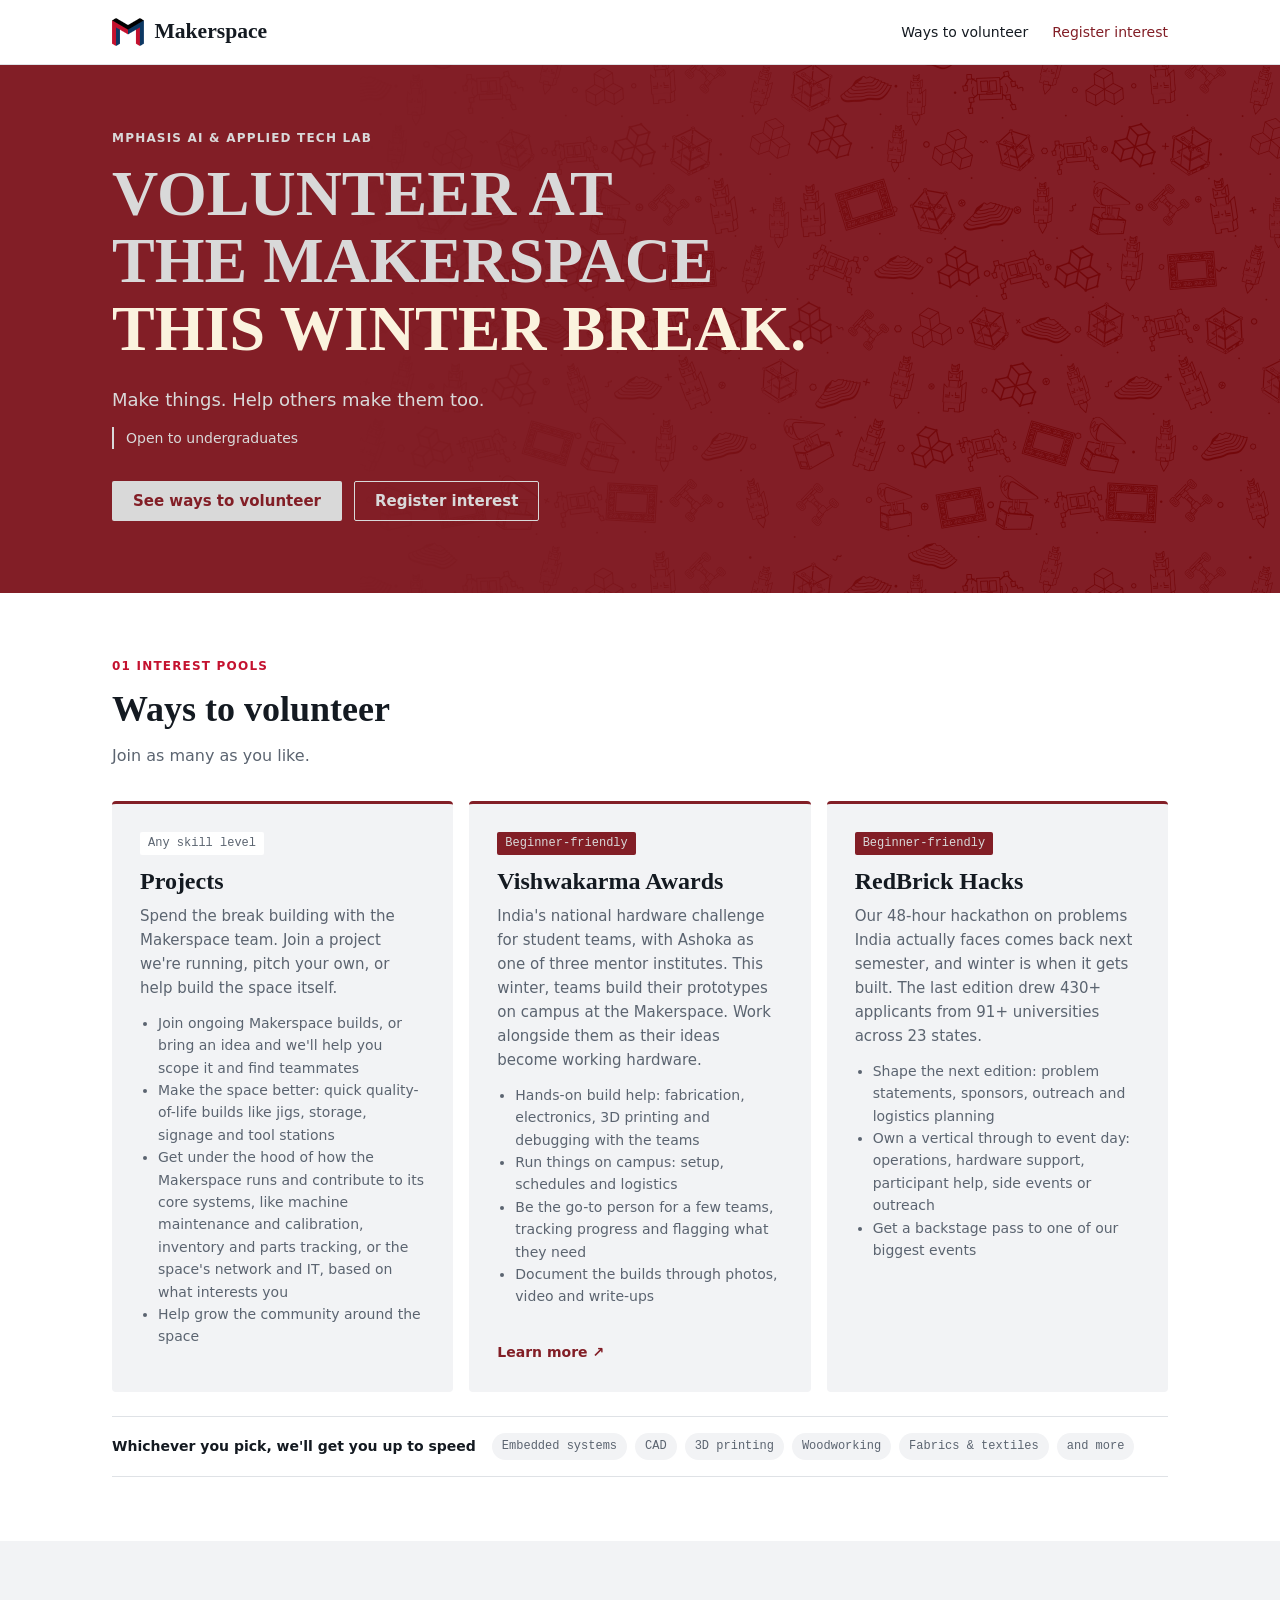
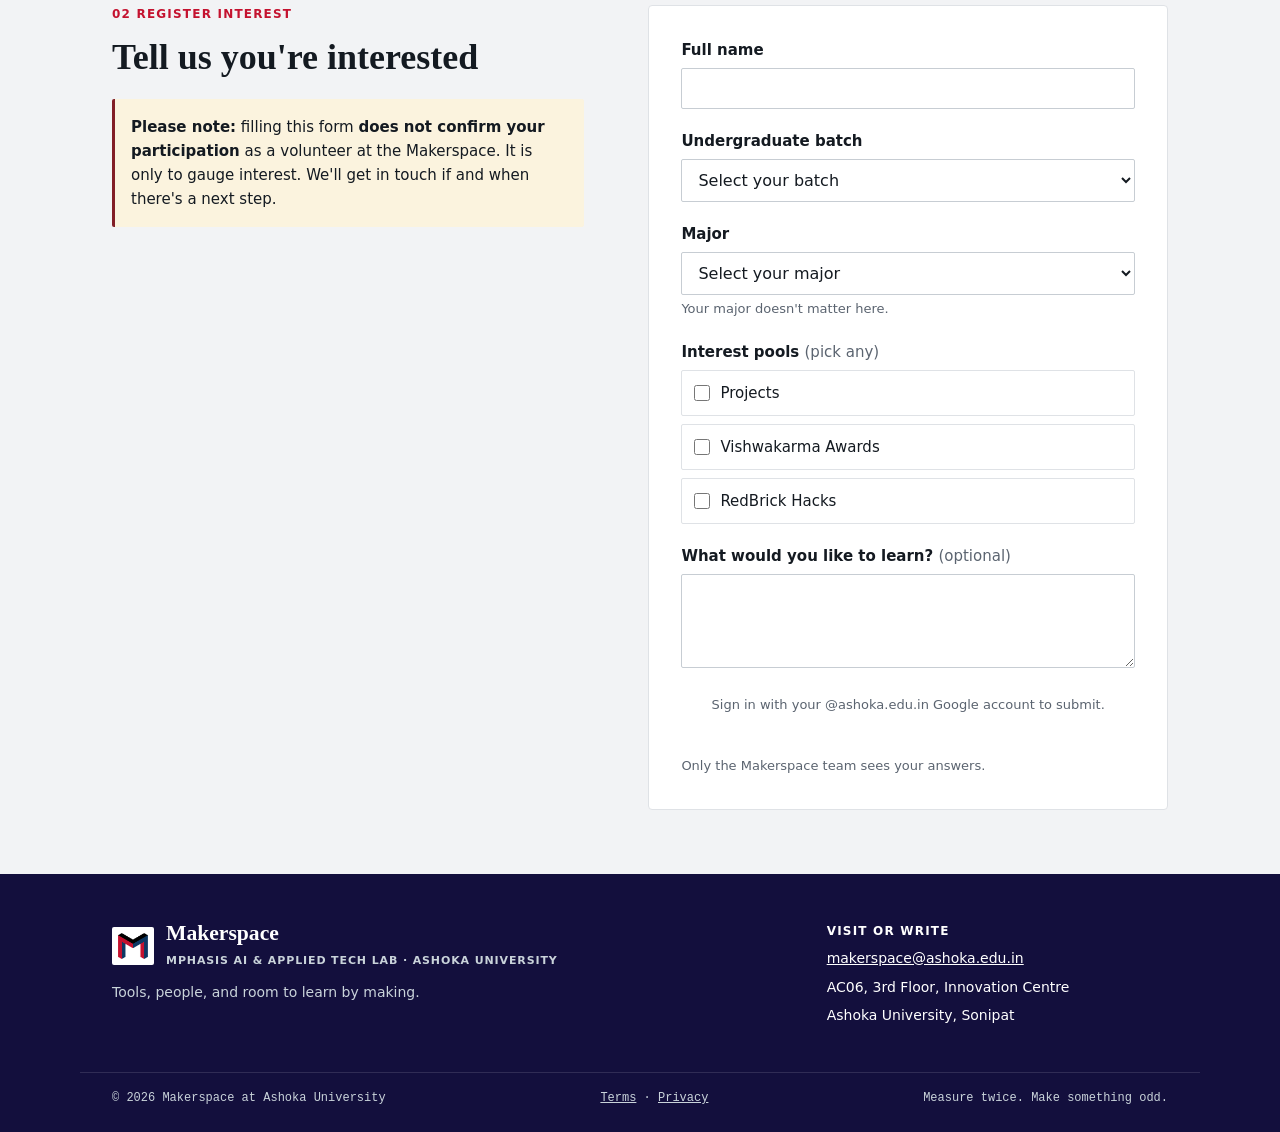
<file: index.html>
<!doctype html>
<html lang="en">
<head>
  <meta charset="utf-8">
  <meta name="viewport" content="width=device-width, initial-scale=1">
  <!--
    Security policy: the browser may only load this site's own files, Google Fonts,
    and send form data to the Apps Script. Anything else (e.g. injected scripts) is blocked.
    If you add a new external service, add its address here.
  -->
  <meta http-equiv="Content-Security-Policy" content="default-src 'none'; script-src 'self' https://accounts.google.com/gsi/client; style-src 'self' https://fonts.googleapis.com https://accounts.google.com/gsi/style 'unsafe-inline'; font-src https://fonts.gstatic.com; img-src 'self' data:; connect-src https://accounts.google.com/gsi/ https://script.google.com https://script.googleusercontent.com; frame-src https://accounts.google.com/gsi/; base-uri 'none'; form-action 'none'">
  <meta name="referrer" content="strict-origin-when-cross-origin">
  <title>Winter Break Volunteering · Makerspace</title>
  <link rel="preconnect" href="https://fonts.googleapis.com">
  <link rel="preconnect" href="https://fonts.gstatic.com" crossorigin>
  <link href="https://fonts.googleapis.com/css2?family=JetBrains+Mono&family=Open+Sans:wght@400;600;700&family=Zilla+Slab:wght@600;700&display=swap" rel="stylesheet">
  <link rel="icon" type="image/png" href="assets/favicon.png">
  <link rel="apple-touch-icon" href="assets/apple-touch-icon.png">
  <link rel="stylesheet" href="styles.css?v=4">
</head>
<body class="locked">
  <header class="nav">
    <div class="container nav-inner">
      <p class="brand"><img class="brand-mark" src="assets/makerspace-mark.png" alt="" width="37" height="32"><span class="wordmark">Makerspace</span></p>
      <nav class="nav-links" aria-label="Page sections">
        <button type="button" data-scroll="opportunities">Ways to volunteer</button>
        <button type="button" data-scroll="interest-form" class="active">Register interest</button>
      </nav>
      <!-- Phones: menu button that opens the side drawer -->
      <button type="button" class="menu-btn" id="menu-open"
              aria-label="Open menu" aria-expanded="false" aria-controls="drawer">
        <span></span><span></span><span></span>
      </button>
    </div>
  </header>

  <div class="drawer-backdrop" id="drawer-backdrop" hidden></div>
  <aside class="drawer" id="drawer" aria-label="Menu" aria-hidden="true">
    <div class="drawer-head">
      <p class="brand"><img class="brand-mark" src="assets/makerspace-mark.png" alt="" width="37" height="32"><span class="wordmark">Makerspace</span></p>
      <button type="button" class="drawer-close" id="menu-close" aria-label="Close menu">&times;</button>
    </div>
    <nav class="drawer-links" aria-label="Page sections">
      <button type="button" data-scroll="opportunities">Ways to volunteer</button>
      <button type="button" data-scroll="interest-form">Register interest</button>
    </nav>
    <p class="drawer-foot">Mphasis AI &amp; Applied Tech Lab · Ashoka University</p>
  </aside>

  <section class="hero">
    <div class="container">
      <p class="eyebrow eyebrow-on-brand">Mphasis AI &amp; Applied Tech Lab</p>
      <h1>Volunteer at<br>the&nbsp;Makerspace<br><span class="hero-season">this winter break.</span></h1>
      <p class="hero-lead">Make things. Help others make them too.</p>
      <p class="hero-note">Open to undergraduates</p>
      <div class="hero-actions">
        <button type="button" class="btn btn-on-brand" data-scroll="opportunities">See ways to volunteer</button>
        <button type="button" class="btn btn-on-brand-outline" data-scroll="interest-form">Register interest</button>
      </div>
    </div>
  </section>

  <section id="opportunities" class="section">
    <div class="container">
      <p class="eyebrow">01 Interest pools</p>
      <h2>Ways to volunteer</h2>
      <p class="section-lead">Join as many as you like.</p>

      <div class="card-grid" id="opportunity-cards"></div>

      <div class="skills">
        <p class="skills-label">Whichever you pick, we'll get you up to speed</p>
        <ul class="skills-list">
          <li>Embedded systems</li>
          <li>CAD</li>
          <li>3D printing</li>
          <li>Woodworking</li>
          <li>Fabrics &amp; textiles</li>
          <li>and more</li>
        </ul>
      </div>
    </div>
  </section>

  <section id="interest-form" class="section section-surface">
    <div class="container form-layout">
      <div>
        <p class="eyebrow">02 Register interest</p>
        <h2>Tell us you're interested</h2>
        <div class="callout" role="note">
          <strong>Please note:</strong> filling this form <strong>does not confirm your participation</strong>
          as a volunteer at the Makerspace. It is only to gauge interest. We'll get in touch
          if and when there's a next step.
        </div>
      </div>

      <form id="signup-form" class="form-card" novalidate>
        <div class="field">
          <label for="name">Full name</label>
          <input id="name" name="name" type="text" autocomplete="name" required>
          <p class="error" id="name-error"></p>
        </div>

        <div class="field email-field">
          <label for="email">Ashoka email ID</label>
          <input id="email" name="email" type="email" readonly>
          <p class="error" id="email-error"></p>
        </div>

        <!-- Hidden from people; spam bots tend to fill it in. -->
        <div class="hp" aria-hidden="true">
          <label for="website">Leave this empty</label>
          <input id="website" name="website" type="text" tabindex="-1" autocomplete="off">
        </div>

        <div class="field">
          <label for="batch">Undergraduate batch</label>
          <select id="batch" name="batch" required>
            <option value="">Select your batch</option>
          </select>
          <p class="error" id="batch-error"></p>
        </div>

        <div class="field">
          <label for="major">Major</label>
          <select id="major" name="major" required>
            <option value="">Select your major</option>
          </select>
          <p class="hint">Your major doesn't matter here.</p>
          <p class="error" id="major-error"></p>
        </div>

        <fieldset class="field">
          <legend>Interest pools <span class="optional">(pick any)</span></legend>
          <div id="opportunity-options" class="checkbox-list"></div>
          <p class="error" id="opportunities-error"></p>
        </fieldset>

        <div class="field">
          <label for="learn">What would you like to learn? <span class="optional">(optional)</span></label>
          <textarea id="learn" name="learn" rows="3" maxlength="500"></textarea>
        </div>

        <!-- Shown instead of the submit button until an Ashoka Google account signs in. -->
        <div class="signin-slot">
          <p class="fine-print">Sign in with your @ashoka.edu.in Google account to submit.</p>
          <div id="g-signin"></div>
          <p class="error" id="gate-error" role="alert"></p>
        </div>

        <button type="submit" class="btn btn-primary btn-block">
          <span class="spinner" aria-hidden="true"></span>
          <span class="btn-label">Submit interest</span>
        </button>
        <div class="status" id="status" role="status" aria-live="polite"></div>
        <p class="fine-print privacy-note">
          Only the Makerspace team sees your answers.
        </p>
      </form>

      <!-- Shown in place of the form after a successful submission. -->
      <div id="thanks" class="form-card thanks" tabindex="-1" hidden>
        <p class="eyebrow">Submitted</p>
        <h3>Thanks, <span id="thanks-name"></span>!</h3>
        <p class="thanks-note">
          This does not confirm your participation as a volunteer at the Makerspace.
          We'll reach out if there's a next step.
        </p>
      </div>
    </div>
  </section>

  <footer class="footer">
    <div class="container footer-grid">
      <div>
        <div class="lockup">
          <span class="mark-chip"><img src="assets/makerspace-mark.png" alt="" width="30" height="26"></span>
          <div>
            <p class="wordmark wordmark-inverse">Makerspace</p>
            <p class="lockup-sub">Mphasis AI &amp; Applied Tech Lab · Ashoka University</p>
          </div>
        </div>
        <p class="footer-blurb">Tools, people, and room to learn by making.</p>
      </div>
      <div>
        <p class="footer-heading">Visit or write</p>
        <p><a href="mailto:makerspace@ashoka.edu.in">makerspace@ashoka.edu.in</a></p>
        <p>AC06, 3rd Floor, Innovation Centre</p>
        <p>Ashoka University, Sonipat</p>
      </div>
    </div>
    <div class="container footer-bottom">
      <span>© 2026 Makerspace at Ashoka University</span>
      <span><a href="pages/terms.html">Terms</a> · <a href="pages/privacy.html">Privacy</a></span>
      <span>Measure twice. Make something odd.</span>
    </div>
  </footer>

  <script src="https://accounts.google.com/gsi/client" async defer></script>
  <script src="app.js?v=4"></script>
</body>
</html>
</file>
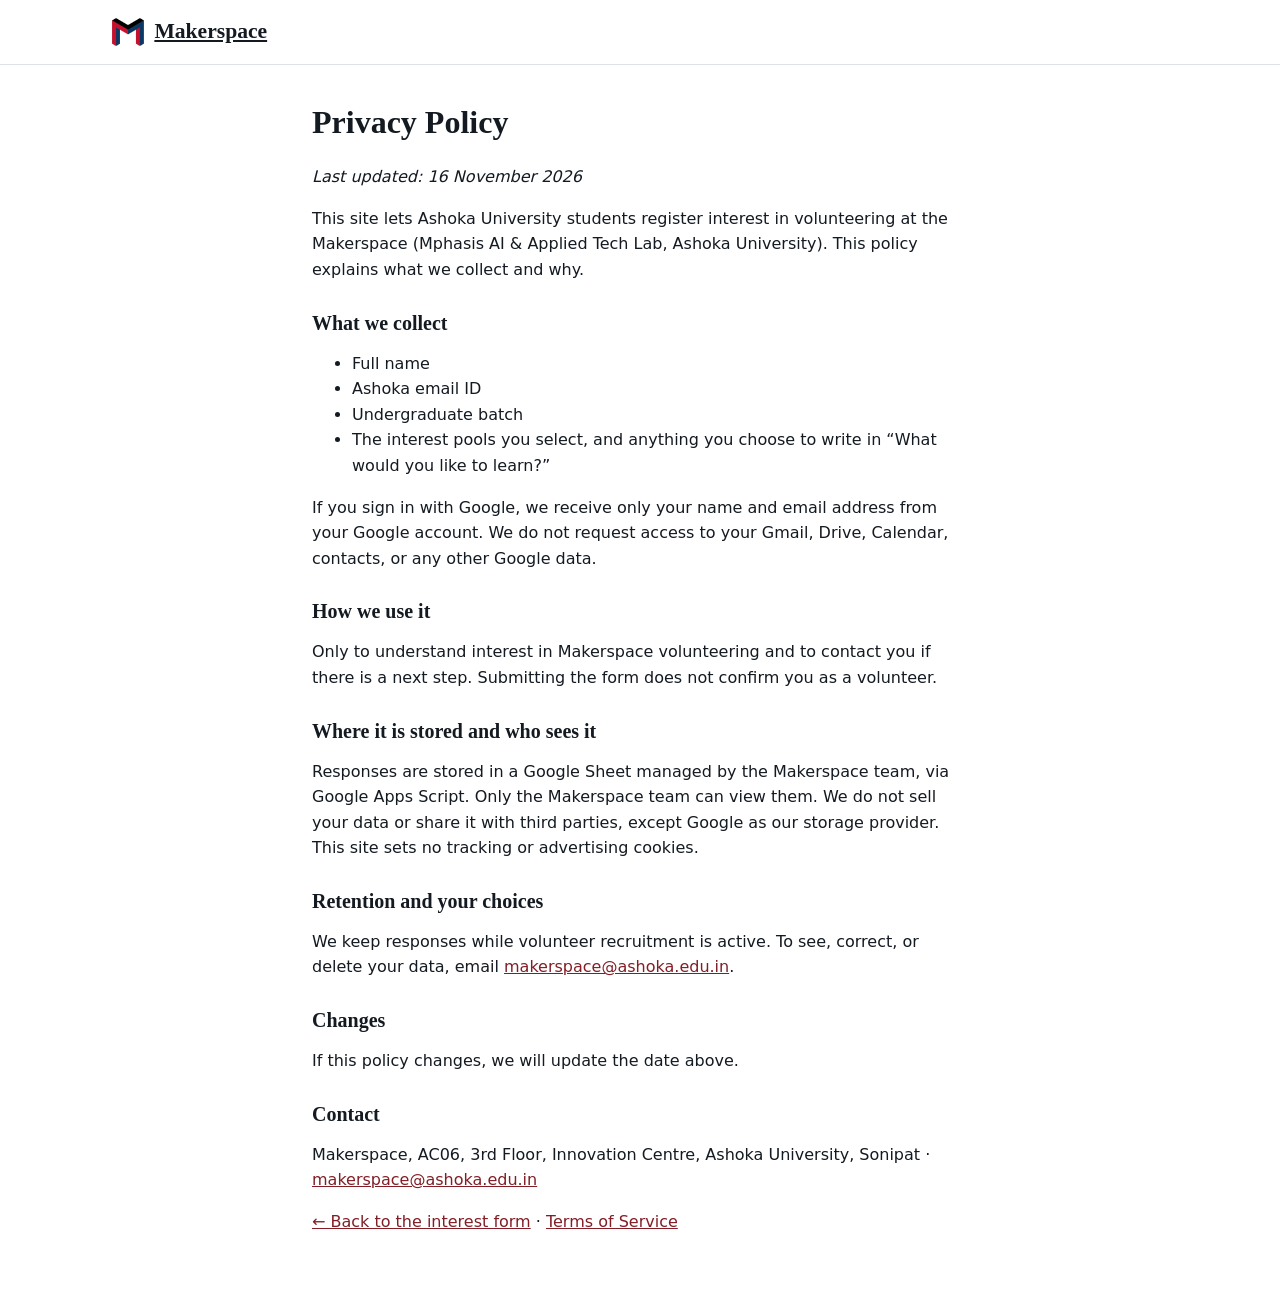
<file: privacy.html>
<!doctype html>
<html lang="en">
<head>
  <meta charset="utf-8">
  <meta name="viewport" content="width=device-width, initial-scale=1">
  <meta http-equiv="Content-Security-Policy" content="default-src 'none'; style-src 'self' https://fonts.googleapis.com; font-src https://fonts.gstatic.com; img-src 'self'; base-uri 'none'; form-action 'none'">
  <title>Privacy Policy · Makerspace</title>
  <link href="https://fonts.googleapis.com/css2?family=JetBrains+Mono&family=Open+Sans:wght@400;600;700&family=Zilla+Slab:wght@600;700&display=swap" rel="stylesheet">
  <link rel="icon" type="image/png" href="assets/favicon.png">
  <link rel="stylesheet" href="styles.css">
</head>
<body>
  <header class="nav">
    <div class="container nav-inner">
      <p class="brand"><img class="brand-mark" src="assets/makerspace-mark.png" alt="" width="37" height="32"><a class="wordmark" href="/">Makerspace</a></p>
    </div>
  </header>
  <main class="container legal">
    <h1>Privacy Policy</h1>
    <p><em>Last updated: 16 November 2026</em></p>

    <p>This site lets Ashoka University students register interest in volunteering at the Makerspace
    (Mphasis AI &amp; Applied Tech Lab, Ashoka University). This policy explains what we collect and why.</p>

    <h2>What we collect</h2>
    <ul>
      <li>Full name</li>
      <li>Ashoka email ID</li>
      <li>Undergraduate batch</li>
      <li>The interest pools you select, and anything you choose to write in &ldquo;What would you like to learn?&rdquo;</li>
    </ul>
    <p>If you sign in with Google, we receive only your name and email address from your Google account. We do not request
    access to your Gmail, Drive, Calendar, contacts, or any other Google data.</p>

    <h2>How we use it</h2>
    <p>Only to understand interest in Makerspace volunteering and to contact you if there is a next step.
    Submitting the form does not confirm you as a volunteer.</p>

    <h2>Where it is stored and who sees it</h2>
    <p>Responses are stored in a Google Sheet managed by the Makerspace team, via Google Apps Script. Only the Makerspace team can
    view them. We do not sell your data or share it with third parties, except Google as our storage provider.
    This site sets no tracking or advertising cookies.</p>

    <h2>Retention and your choices</h2>
    <p>We keep responses while volunteer recruitment is active. To see, correct, or delete your data, email
    <a href="mailto:makerspace@ashoka.edu.in">makerspace@ashoka.edu.in</a>.</p>

    <h2>Changes</h2>
    <p>If this policy changes, we will update the date above.</p>

    <h2>Contact</h2>
    <p>Makerspace, AC06, 3rd Floor, Innovation Centre, Ashoka University, Sonipat ·
    <a href="mailto:makerspace@ashoka.edu.in">makerspace@ashoka.edu.in</a></p>

    <p><a href="/">&larr; Back to the interest form</a> · <a href="terms.html">Terms of Service</a></p>
  </main>
</body>
</html>
</file>
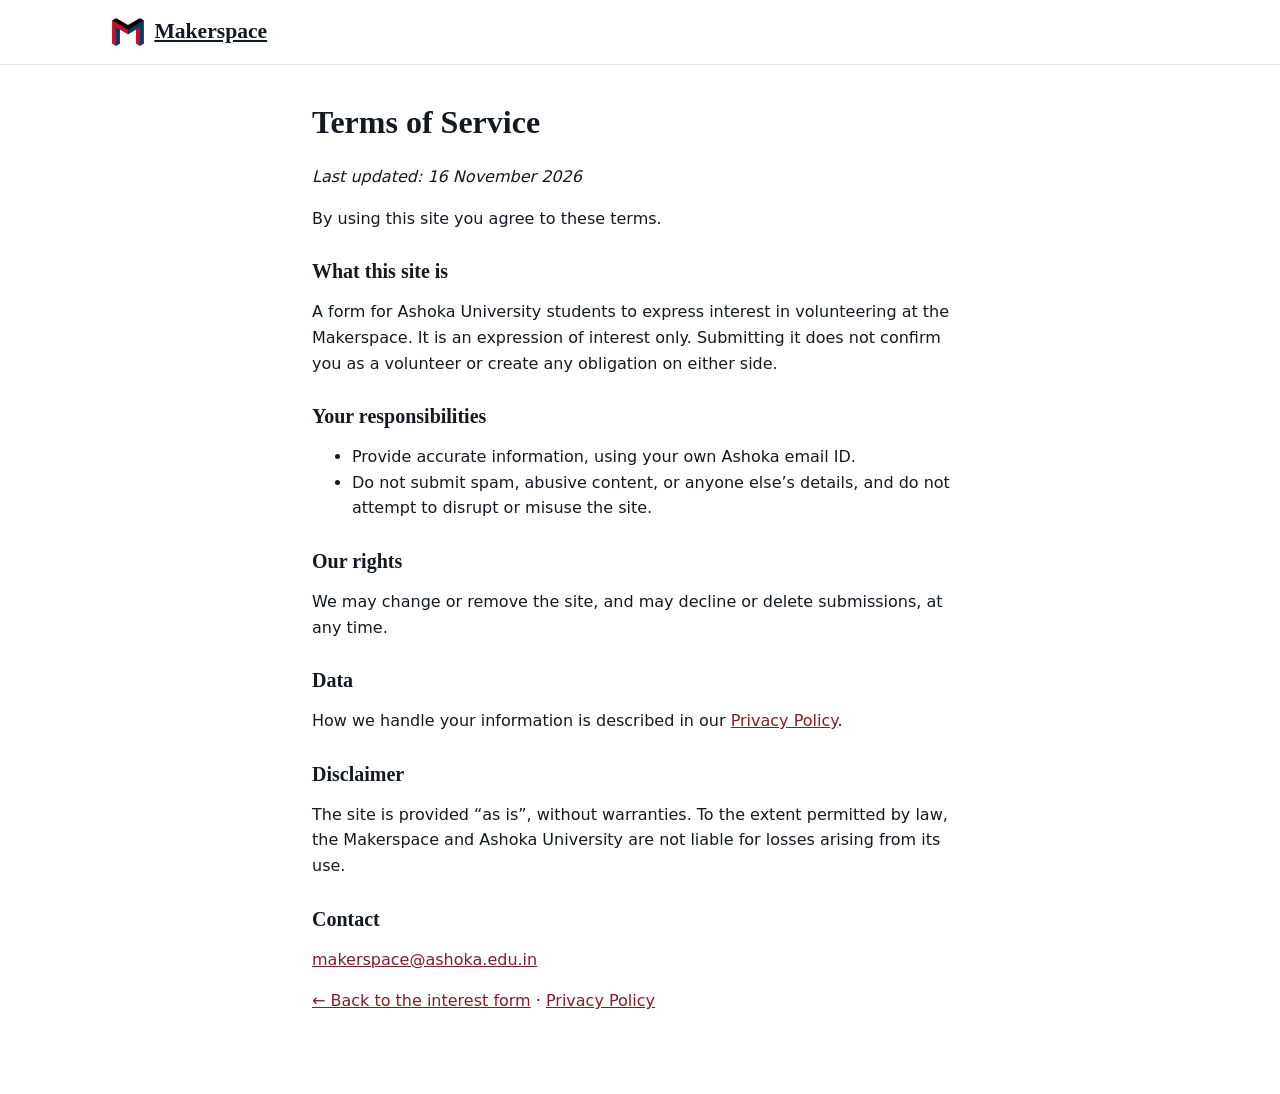
<file: terms.html>
<!doctype html>
<html lang="en">
<head>
  <meta charset="utf-8">
  <meta name="viewport" content="width=device-width, initial-scale=1">
  <meta http-equiv="Content-Security-Policy" content="default-src 'none'; style-src 'self' https://fonts.googleapis.com; font-src https://fonts.gstatic.com; img-src 'self'; base-uri 'none'; form-action 'none'">
  <title>Terms of Service · Makerspace</title>
  <link href="https://fonts.googleapis.com/css2?family=JetBrains+Mono&family=Open+Sans:wght@400;600;700&family=Zilla+Slab:wght@600;700&display=swap" rel="stylesheet">
  <link rel="icon" type="image/png" href="assets/favicon.png">
  <link rel="stylesheet" href="styles.css">
</head>
<body>
  <header class="nav">
    <div class="container nav-inner">
      <p class="brand"><img class="brand-mark" src="assets/makerspace-mark.png" alt="" width="37" height="32"><a class="wordmark" href="/">Makerspace</a></p>
    </div>
  </header>
  <main class="container legal">
    <h1>Terms of Service</h1>
    <p><em>Last updated: 16 November 2026</em></p>

    <p>By using this site you agree to these terms.</p>

    <h2>What this site is</h2>
    <p>A form for Ashoka University students to express interest in volunteering at the Makerspace.
    It is an expression of interest only. Submitting it does not confirm you as a volunteer or create any obligation on either side.</p>

    <h2>Your responsibilities</h2>
    <ul>
      <li>Provide accurate information, using your own Ashoka email ID.</li>
      <li>Do not submit spam, abusive content, or anyone else&rsquo;s details, and do not attempt to disrupt or misuse the site.</li>
    </ul>

    <h2>Our rights</h2>
    <p>We may change or remove the site, and may decline or delete submissions, at any time.</p>

    <h2>Data</h2>
    <p>How we handle your information is described in our <a href="privacy.html">Privacy Policy</a>.</p>

    <h2>Disclaimer</h2>
    <p>The site is provided &ldquo;as is&rdquo;, without warranties. To the extent permitted by law, the Makerspace and
    Ashoka University are not liable for losses arising from its use.</p>

    <h2>Contact</h2>
    <p><a href="mailto:makerspace@ashoka.edu.in">makerspace@ashoka.edu.in</a></p>

    <p><a href="/">&larr; Back to the interest form</a> · <a href="privacy.html">Privacy Policy</a></p>
  </main>
</body>
</html>
</file>
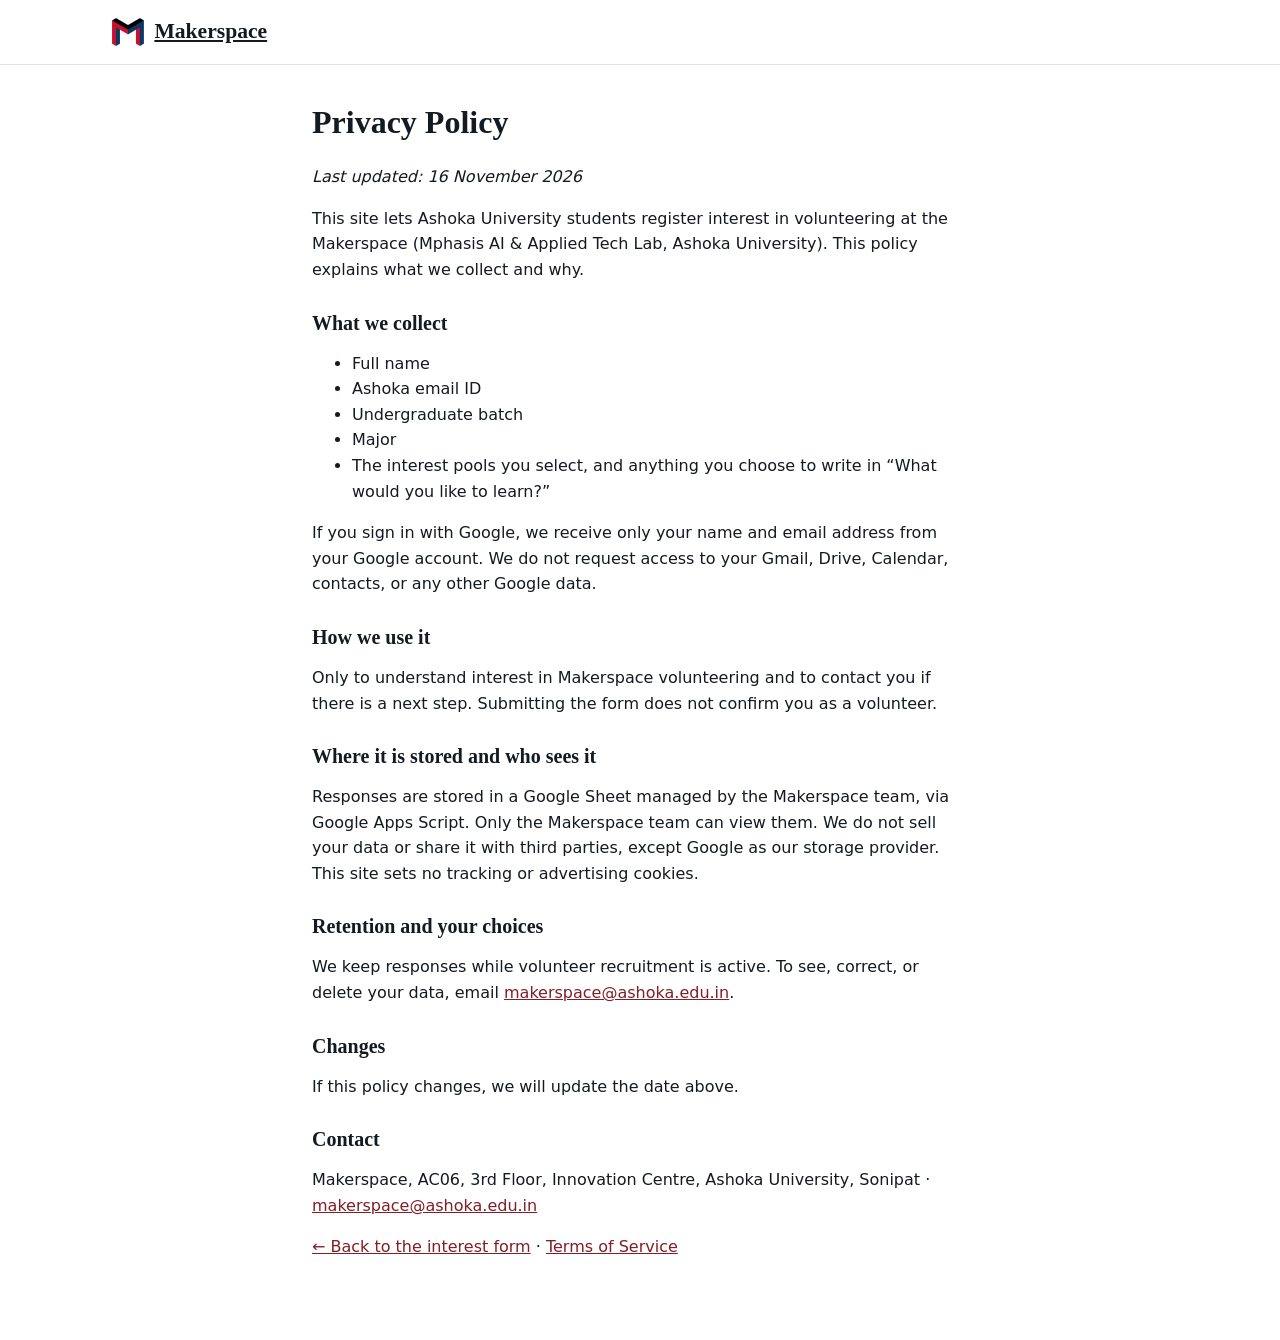
<file: pages/privacy.html>
<!doctype html>
<html lang="en">
<head>
  <meta charset="utf-8">
  <meta name="viewport" content="width=device-width, initial-scale=1">
  <meta http-equiv="Content-Security-Policy" content="default-src 'none'; style-src 'self' https://fonts.googleapis.com; font-src https://fonts.gstatic.com; img-src 'self'; base-uri 'none'; form-action 'none'">
  <title>Privacy Policy · Makerspace</title>
  <link href="https://fonts.googleapis.com/css2?family=JetBrains+Mono&family=Open+Sans:wght@400;600;700&family=Zilla+Slab:wght@600;700&display=swap" rel="stylesheet">
  <link rel="icon" type="image/png" href="../assets/favicon.png">
  <link rel="stylesheet" href="../styles.css">
</head>
<body>
  <header class="nav">
    <div class="container nav-inner">
      <p class="brand"><img class="brand-mark" src="../assets/makerspace-mark.png" alt="" width="37" height="32"><a class="wordmark" href="../index.html">Makerspace</a></p>
    </div>
  </header>
  <main class="container legal">
    <h1>Privacy Policy</h1>
    <p><em>Last updated: 16 November 2026</em></p>

    <p>This site lets Ashoka University students register interest in volunteering at the Makerspace
    (Mphasis AI &amp; Applied Tech Lab, Ashoka University). This policy explains what we collect and why.</p>

    <h2>What we collect</h2>
    <ul>
      <li>Full name</li>
      <li>Ashoka email ID</li>
      <li>Undergraduate batch</li>
      <li>Major</li>
      <li>The interest pools you select, and anything you choose to write in &ldquo;What would you like to learn?&rdquo;</li>
    </ul>
    <p>If you sign in with Google, we receive only your name and email address from your Google account. We do not request
    access to your Gmail, Drive, Calendar, contacts, or any other Google data.</p>

    <h2>How we use it</h2>
    <p>Only to understand interest in Makerspace volunteering and to contact you if there is a next step.
    Submitting the form does not confirm you as a volunteer.</p>

    <h2>Where it is stored and who sees it</h2>
    <p>Responses are stored in a Google Sheet managed by the Makerspace team, via Google Apps Script. Only the Makerspace team can
    view them. We do not sell your data or share it with third parties, except Google as our storage provider.
    This site sets no tracking or advertising cookies.</p>

    <h2>Retention and your choices</h2>
    <p>We keep responses while volunteer recruitment is active. To see, correct, or delete your data, email
    <a href="mailto:makerspace@ashoka.edu.in">makerspace@ashoka.edu.in</a>.</p>

    <h2>Changes</h2>
    <p>If this policy changes, we will update the date above.</p>

    <h2>Contact</h2>
    <p>Makerspace, AC06, 3rd Floor, Innovation Centre, Ashoka University, Sonipat ·
    <a href="mailto:makerspace@ashoka.edu.in">makerspace@ashoka.edu.in</a></p>

    <p><a href="../index.html">&larr; Back to the interest form</a> · <a href="terms.html">Terms of Service</a></p>
  </main>
</body>
</html>
</file>
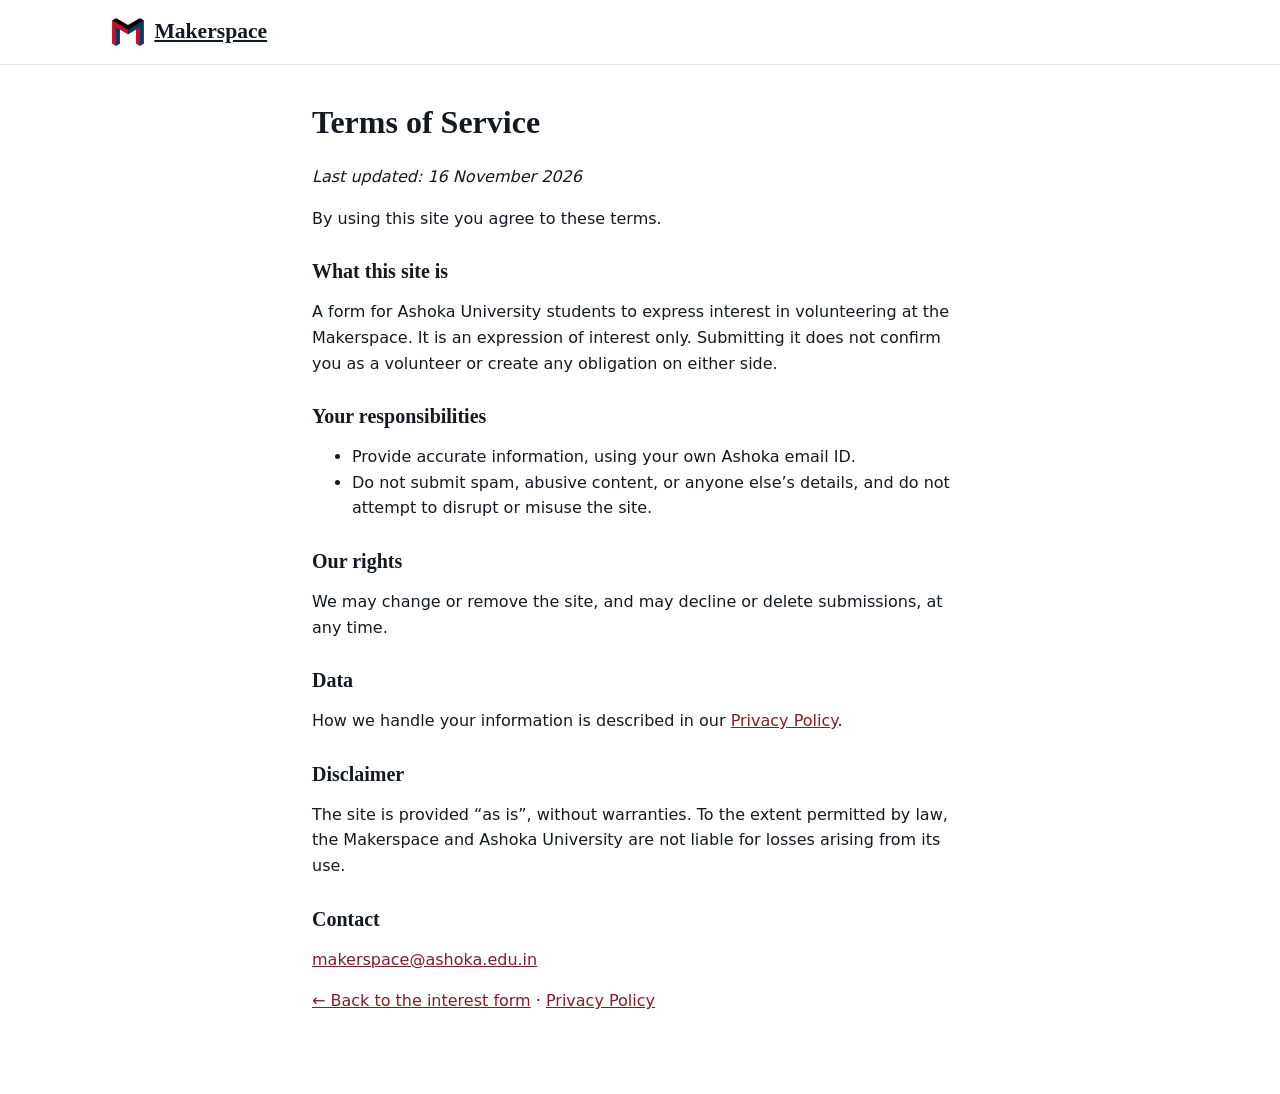
<file: pages/terms.html>
<!doctype html>
<html lang="en">
<head>
  <meta charset="utf-8">
  <meta name="viewport" content="width=device-width, initial-scale=1">
  <meta http-equiv="Content-Security-Policy" content="default-src 'none'; style-src 'self' https://fonts.googleapis.com; font-src https://fonts.gstatic.com; img-src 'self'; base-uri 'none'; form-action 'none'">
  <title>Terms of Service · Makerspace</title>
  <link href="https://fonts.googleapis.com/css2?family=JetBrains+Mono&family=Open+Sans:wght@400;600;700&family=Zilla+Slab:wght@600;700&display=swap" rel="stylesheet">
  <link rel="icon" type="image/png" href="../assets/favicon.png">
  <link rel="stylesheet" href="../styles.css">
</head>
<body>
  <header class="nav">
    <div class="container nav-inner">
      <p class="brand"><img class="brand-mark" src="../assets/makerspace-mark.png" alt="" width="37" height="32"><a class="wordmark" href="../index.html">Makerspace</a></p>
    </div>
  </header>
  <main class="container legal">
    <h1>Terms of Service</h1>
    <p><em>Last updated: 16 November 2026</em></p>

    <p>By using this site you agree to these terms.</p>

    <h2>What this site is</h2>
    <p>A form for Ashoka University students to express interest in volunteering at the Makerspace.
    It is an expression of interest only. Submitting it does not confirm you as a volunteer or create any obligation on either side.</p>

    <h2>Your responsibilities</h2>
    <ul>
      <li>Provide accurate information, using your own Ashoka email ID.</li>
      <li>Do not submit spam, abusive content, or anyone else&rsquo;s details, and do not attempt to disrupt or misuse the site.</li>
    </ul>

    <h2>Our rights</h2>
    <p>We may change or remove the site, and may decline or delete submissions, at any time.</p>

    <h2>Data</h2>
    <p>How we handle your information is described in our <a href="privacy.html">Privacy Policy</a>.</p>

    <h2>Disclaimer</h2>
    <p>The site is provided &ldquo;as is&rdquo;, without warranties. To the extent permitted by law, the Makerspace and
    Ashoka University are not liable for losses arising from its use.</p>

    <h2>Contact</h2>
    <p><a href="mailto:makerspace@ashoka.edu.in">makerspace@ashoka.edu.in</a></p>

    <p><a href="../index.html">&larr; Back to the interest form</a> · <a href="privacy.html">Privacy Policy</a></p>
  </main>
</body>
</html>
</file>
<file: styles.css>
/* Makerspace design language v0.1 (light mode only, per the starter plan).
   Hex values for brick/red/on-brand come from the guide; greys, blue and beige
   are matched from the swatches and can be swapped for exact brand values. */
:root {
  --grey-900: #141a21;
  --grey-700: #5b6470;
  --grey-300: #c7cdd3;
  --grey-200: #dfe2e6;
  --grey-150: #d9d9d9;
  --grey-100: #f2f3f5;
  --blue-900: #130f3d;
  --blue-100: #c9d3da;
  --beige-100: #fbf3de;
  --brick-700: #821e26;
  --brick-900: #73070a;
  --red-600: #c4122f;
  --white: #ffffff;

  --bg-page: var(--white);
  --bg-surface: var(--grey-100);
  --bg-warm: var(--beige-100);
  --bg-deep: var(--blue-900);
  --bg-brand: var(--brick-700);
  --text-primary: var(--grey-900);
  --text-secondary: var(--grey-700);
  --text-link: var(--brick-700);
  --text-accent: var(--red-600);
  --text-on-brand: var(--grey-150);
  --text-on-inverse-muted: var(--blue-100);
  --border-default: var(--grey-200);
  --border-strong: var(--grey-300);

  --radius-sm: 2px;
  --radius-md: 4px;

  --font-display: "Zilla Slab", Georgia, serif;
  --font-body: "Open Sans", system-ui, sans-serif;
  --font-mono: "JetBrains Mono", ui-monospace, monospace;
}

* { box-sizing: border-box; }

body {
  margin: 0;
  background: var(--bg-page);
  color: var(--text-primary);
  font-family: var(--font-body);
  font-size: 16px;
  line-height: 1.6;
}

.container { max-width: 1120px; margin: 0 auto; padding: 0 16px; }
@media (min-width: 720px) { .container { padding: 0 32px; } }

a { color: var(--text-link); }
code { font-family: var(--font-mono); font-size: 0.85em; }

h1, h2 { font-family: var(--font-display); margin: 0; }
h2 { font-weight: 600; font-size: clamp(1.75rem, 4vw, 2.25rem); line-height: 1.2; }
h3 { font-weight: 600; font-size: 1.25rem; line-height: 1.35; margin: 0; }

.eyebrow {
  margin: 0 0 12px;
  font-size: 12px;
  font-weight: 700;
  letter-spacing: 0.1em;
  text-transform: uppercase;
  color: var(--text-accent);
}
.eyebrow-on-brand { color: var(--text-on-brand); }

/* Nav */
.nav { border-bottom: 1px solid var(--border-default); background: var(--bg-page); }
.nav-inner { display: flex; align-items: center; justify-content: space-between; gap: 16px; min-height: 64px; }
.wordmark { font-family: var(--font-display); font-weight: 700; font-size: 1.35rem; color: var(--text-primary); margin: 0; }

/* Logo lockup: isometric M mark + wordmark */
.brand { display: flex; align-items: center; gap: 10px; margin: 0; line-height: 1; }
.brand-mark { display: block; height: 28px; width: auto; }
.nav-links { display: flex; gap: 24px; font-size: 14px; }
.nav-links button {
  background: none; border: none; padding: 0; cursor: pointer;
  font: inherit; color: var(--text-primary);
}
.nav-links button:hover, .nav-links button.active { color: var(--text-link); }

/* Mobile menu button + side drawer (phones only) */
.menu-btn, .drawer, .drawer-backdrop { display: none; }
@media (max-width: 719px) {
  .nav-links { display: none; }
  .menu-btn {
    display: inline-flex; flex-direction: column; justify-content: center; gap: 5px;
    width: 44px; height: 44px; padding: 0 10px; margin-right: -10px;
    background: none; border: none; cursor: pointer;
  }
  .menu-btn span { display: block; height: 2px; background: var(--text-primary); border-radius: 1px; }

  .drawer-backdrop {
    display: block; position: fixed; inset: 0; z-index: 40;
    background: rgba(19, 15, 61, 0.45); opacity: 0; transition: opacity 0.25s;
  }
  .drawer-backdrop[hidden] { display: none; }
  .drawer-backdrop.is-open { opacity: 1; }

  .drawer {
    display: flex; flex-direction: column; position: fixed; z-index: 50;
    top: 0; right: 0; bottom: 0; width: min(80vw, 320px);
    background: var(--bg-page); box-shadow: -8px 0 24px rgba(0, 0, 0, 0.15);
    border-left: 3px solid var(--brick-700);
    transform: translateX(105%); transition: transform 0.25s ease; visibility: hidden;
  }
  .drawer.is-open { transform: translateX(0); visibility: visible; }
  .drawer-head {
    display: flex; align-items: center; justify-content: space-between;
    min-height: 64px; padding: 0 16px; border-bottom: 1px solid var(--border-default);
  }
  .drawer-close {
    width: 44px; height: 44px; margin-right: -10px; background: none; border: none;
    font-size: 28px; line-height: 1; color: var(--text-primary); cursor: pointer;
  }
  .drawer-links { display: flex; flex-direction: column; padding: 8px 0; }
  .drawer-links button {
    display: flex; align-items: baseline; gap: 12px; width: 100%; text-align: left;
    padding: 16px; background: none; border: none; border-bottom: 1px solid var(--border-default);
    font-family: var(--font-display); font-size: 1.35rem; font-weight: 600;
    color: var(--text-primary); cursor: pointer;
  }
  .drawer-links button:hover, .drawer-links button:focus-visible { color: var(--text-link); background: var(--bg-surface); }
  .drawer-foot {
    margin: auto 0 0; padding: 16px; font-size: 11px; font-weight: 600; letter-spacing: 0.08em;
    text-transform: uppercase; color: var(--text-secondary);
  }
  body.drawer-locked { overflow: hidden; }
}
@media (max-width: 719px) and (prefers-reduced-motion: reduce) {
  .drawer, .drawer-backdrop { transition: none; }
}

/* Hero */
.hero {
  position: relative; overflow: hidden;
  background: var(--bg-brand); color: var(--text-on-brand); padding: 64px 0 72px;
}
/* Doodle pattern (pattern/ink on the brick field), fading out behind the text. */
.hero::before {
  content: ""; position: absolute; inset: 0; pointer-events: none;
  /* Tile made seamless by removing the doodles that were cut off at its edges. */
  background: url("assets/doodles-ink.png") repeat right top / 500px;
  -webkit-mask-image: linear-gradient(90deg, transparent 0%, transparent 28%, rgba(0, 0, 0, 0.35) 45%, #000 75%);
          mask-image: linear-gradient(90deg, transparent 0%, transparent 28%, rgba(0, 0, 0, 0.35) 45%, #000 75%);
}
.hero > .container { position: relative; }
@media (max-width: 719px) {
  .hero::before {
    background-size: 380px;
    -webkit-mask-image: linear-gradient(180deg, rgba(0, 0, 0, 0.25), rgba(0, 0, 0, 0.6));
            mask-image: linear-gradient(180deg, rgba(0, 0, 0, 0.25), rgba(0, 0, 0, 0.6));
  }
}
.hero h1 { font-size: clamp(1.75rem, 8vw, 4rem); line-height: 1.05; text-transform: uppercase; }
/* "this winter break" in the hero heading, picked out in beige. */
.hero-season { color: var(--beige-100); }
.hero-lead { font-size: 1.125rem; max-width: 60ch; margin: 24px 0 12px; }
.hero-note {
  font-size: 14px; margin: 0 0 32px; padding-left: 12px;
  border-left: 2px solid var(--text-on-brand); max-width: 60ch;
}
.hero-actions { display: flex; flex-wrap: wrap; gap: 12px; }

/* Buttons */
.btn {
  display: inline-block; padding: 10px 20px;
  font-family: var(--font-body); font-size: 15px; font-weight: 600; line-height: 1.2;
  border-radius: var(--radius-sm); border: 1px solid transparent;
  text-decoration: none; cursor: pointer; background: none;
}
.btn-primary { background: var(--brick-700); color: var(--text-on-brand); }
.btn-primary:hover { background: var(--brick-900); }
.btn-primary:disabled { opacity: 0.6; cursor: default; }

/* Submit button loading state */
.btn-block { display: inline-flex; align-items: center; justify-content: center; gap: 10px; }
.spinner {
  display: none; width: 16px; height: 16px; flex: none;
  border: 2px solid rgba(217, 217, 217, 0.35); border-top-color: var(--text-on-brand);
  border-radius: 50%; animation: spin 0.8s linear infinite;
}
.btn.is-loading { opacity: 1; cursor: progress; background: var(--brick-900); }
.btn.is-loading .spinner { display: inline-block; }
@keyframes spin { to { transform: rotate(360deg); } }
@media (prefers-reduced-motion: reduce) {
  .spinner { animation-duration: 2.4s; }
}    .btn-on-brand { background: var(--text-on-brand); color: var(--brick-700); }
.btn-on-brand:hover { background: var(--white); }
.btn-on-brand-outline { border-color: var(--text-on-brand); color: var(--text-on-brand); }
.btn-on-brand-outline:hover { background: rgba(255, 255, 255, 0.08); }
.btn-block { width: 100%; padding: 14px 20px; }

/* Sections */
.section { padding: 64px 0; }
.section-surface { background: var(--bg-surface); }
.section-lead { color: var(--text-secondary); max-width: 60ch; margin: 12px 0 32px; }

.skills {
  display: flex; flex-wrap: wrap; align-items: center; gap: 12px 16px;
  margin: 24px 0 0; padding: 16px 0; border-top: 1px solid var(--border-default);
  border-bottom: 1px solid var(--border-default);
}
.skills-label { margin: 0; font-size: 14px; font-weight: 600; }
.skills-list { display: flex; flex-wrap: wrap; gap: 8px; margin: 0; padding: 0; list-style: none; }
.skills-list li {
  font-family: var(--font-mono); font-size: 12px; color: var(--text-secondary);
  background: var(--bg-surface); padding: 4px 10px; border-radius: 999px;
}

/* Interest pool cards */
.card-grid { display: grid; grid-template-columns: repeat(auto-fit, minmax(min(100%, 300px), 1fr)); gap: 16px; }
.card {
  display: flex; flex-direction: column; background: var(--bg-surface);
  border-radius: var(--radius-md); padding: 28px; border-top: 3px solid var(--brick-700);
}
.card h3 { font-family: var(--font-display); font-size: 1.5rem; line-height: 1.2; }
.card .tag-new { background: var(--bg-brand); color: var(--text-on-brand); }
.tag {
  align-self: flex-start; font-family: var(--font-mono); font-size: 12px;
  color: var(--text-secondary); background: var(--white);
  padding: 2px 8px; border-radius: var(--radius-sm); margin-bottom: 12px;
}
.card p { color: var(--text-secondary); font-size: 15px; margin: 8px 0 12px; }
.card ul { margin: 0 0 16px; padding-left: 18px; font-size: 14px; color: var(--text-secondary); }
.card-actions { margin-top: auto; display: flex; flex-wrap: wrap; gap: 8px 20px; }
.card-link {
  background: none; border: none; padding: 0;
  font: inherit; font-size: 14px; font-weight: 600; color: var(--text-link); cursor: pointer;
  text-decoration: none;
}
.card-link:hover { text-decoration: underline; }

/* Form */
.form-layout { display: grid; gap: 32px; align-items: start; }
@media (min-width: 900px) { .form-layout { grid-template-columns: 1fr 1.1fr; gap: 64px; } }

.callout {
  background: var(--bg-warm); border-left: 3px solid var(--brick-700);
  padding: 16px; font-size: 15px; border-radius: var(--radius-sm);
  margin-top: 20px;
}

.form-card { background: var(--white); border: 1px solid var(--border-default); border-radius: var(--radius-md); padding: 24px; }
@media (min-width: 720px) { .form-card { padding: 32px; } }

.field { margin: 0 0 20px; }
fieldset.field { border: none; padding: 0; }

label, legend { display: block; padding: 0; margin-bottom: 6px; font-weight: 600; font-size: 15px; }

textarea { resize: vertical; min-height: 80px; line-height: 1.5; }
.optional { font-weight: 400; color: var(--text-secondary); }
input[type="text"], input[type="email"], select, textarea {
  width: 100%; padding: 10px 12px;
  font-family: var(--font-body); font-size: 16px; color: var(--text-primary);
  background: var(--white); border: 1px solid var(--border-strong); border-radius: var(--radius-sm);
}
input[readonly] { background: var(--bg-surface); color: var(--text-secondary); }
input:focus, select:focus, textarea:focus { outline: none; border-color: var(--brick-700); box-shadow: 0 0 0 3px rgba(130, 30, 38, 0.18); }
.invalid { border-color: var(--red-600) !important; }

.checkbox-list { display: grid; gap: 8px; }
.checkbox {
  display: flex; align-items: center; gap: 10px; margin: 0; padding: 10px 12px;
  font-weight: 400; border: 1px solid var(--border-default); border-radius: var(--radius-sm); cursor: pointer;
}
.checkbox:has(input:checked) { border-color: var(--brick-700); background: #fbf5f5; }
.checkbox input { accent-color: var(--brick-700); width: 16px; height: 16px; margin: 0; }

.hint { margin: 4px 0 0; font-size: 13px; color: var(--text-secondary); }
.error { margin: 4px 0 0; font-size: 13px; color: var(--red-600); }
.error:empty { display: none; }

.fine-print { font-size: 13px; color: var(--text-secondary); margin: 0 0 16px; }

.hp { position: absolute; left: -9999px; width: 1px; height: 1px; overflow: hidden; }

.status { margin-top: 16px; font-size: 15px; }
.status:empty { display: none; }
/* Thank-you panel */
.thanks { outline: none; border-top: 3px solid var(--brick-700); }
.thanks h3 { font-family: var(--font-display); font-size: 1.75rem; line-height: 1.2; margin-bottom: 8px; }
.thanks p { margin: 0 0 12px; color: var(--text-secondary); }
.thanks .eyebrow { margin-bottom: 12px; color: var(--text-accent); }
.thanks-note {
  background: var(--bg-warm); border-left: 3px solid var(--brick-700);
  padding: 12px 16px; font-size: 14px; border-radius: var(--radius-sm);
}
.privacy-note { margin: 16px 0 0; }
.status.fail { color: var(--red-600); }

/* Footer */
.footer { background: var(--bg-deep); color: var(--white); padding: 48px 0 24px; font-size: 14px; }
.footer p { margin: 0 0 6px; }
.footer a { color: var(--white); }
.footer-grid { display: grid; gap: 32px; }
@media (min-width: 720px) { .footer-grid { grid-template-columns: 2fr 1fr; } }
.wordmark-inverse { color: var(--white); }
/* Footer Lab lockup; the mark sits in a white chip so it stays legible on navy. */
.lockup { display: flex; align-items: center; gap: 12px; }
.lockup .wordmark { line-height: 1.1; }
.lockup .lockup-sub { margin: 2px 0 0; }
.mark-chip {
  display: inline-flex; flex: none; padding: 6px;
  background: var(--white); border-radius: var(--radius-sm);
}
.mark-chip img { display: block; height: 26px; width: auto; }
.lockup-sub { font-size: 11px; font-weight: 600; letter-spacing: 0.08em; text-transform: uppercase; color: var(--text-on-inverse-muted); }
.footer-blurb { color: var(--text-on-inverse-muted); max-width: 40ch; margin-top: 12px !important; }
.footer-heading { font-size: 12px; font-weight: 700; letter-spacing: 0.1em; text-transform: uppercase; }
.footer-bottom {
  display: flex; flex-wrap: wrap; justify-content: space-between; gap: 8px;
  margin-top: 40px; padding-top: 16px; border-top: 1px solid rgba(255, 255, 255, 0.12);
  font-family: var(--font-mono); font-size: 12px; color: var(--text-on-inverse-muted);
}

/* Terms / privacy pages */
.legal { max-width: 720px; padding-top: 32px; padding-bottom: 64px; line-height: 1.6; }
.legal h2 { font-size: 20px; margin: 28px 0 8px; }
.footer-bottom a { color: inherit; }

/* While body.locked (not signed in) the Google button replaces the submit button. */
.signin-slot { display: none; flex-direction: column; align-items: center; gap: 8px; margin-bottom: 8px; text-align: center; }
.locked .signin-slot { display: flex; }
.locked .email-field, .locked button[type=submit] { display: none; }
</file>
